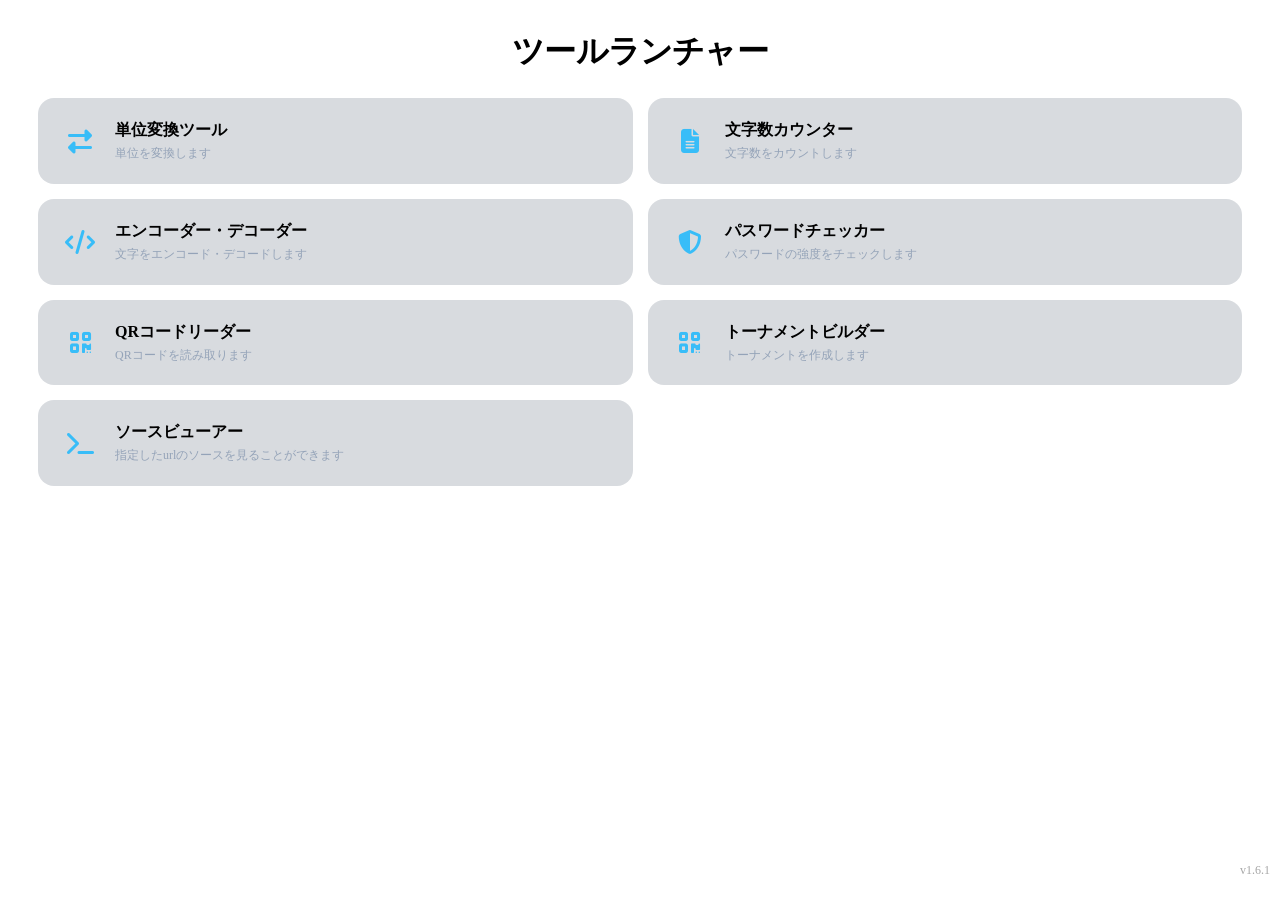
<file: index.html>
<!DOCTYPE html>
<html lang="ja">

<head>
    <meta charset="UTF-8" />
    <meta name="viewport" content="width=device-width, initial-scale=1.0" />
    <link rel="stylesheet" href="https://cdnjs.cloudflare.com/ajax/libs/font-awesome/6.5.1/css/all.min.css">
    <link rel="stylesheet" href="tool/css/index.css">
    <script src="tool/js/index.js" defer></script>
    <title>Home | Tool launcher</title>
</head>

<body>
    <div class="container">
        <h1>ツールランチャー</h1>
        <div id="menu" class="content-section active">
            <div class="launcher">
                <div class="launcher-card" onclick="converter()">
                    <i class="fas fa-exchange-alt"></i>
                    <div class="card-content">
                        <span>単位変換ツール</span>
                        <p>単位を変換します</p>
                    </div>
                </div>

                <div class="launcher-card" onclick="counter()">
                    <i class="fas fa-file-lines"></i>
                    <div class="card-content">
                        <span>文字数カウンター</span>
                        <p>文字数をカウントします</p>
                    </div>
                </div>

                <div class="launcher-card" onclick="endecoder()">
                    <i class="fas fa-code"></i>
                    <div class="card-content">
                        <span>エンコーダー・デコーダー</span>
                        <p>文字をエンコード・デコードします</p>
                    </div>
                </div>

                <div class="launcher-card" onclick="password()">
                    <i class="fas fa-shield-halved"></i>
                    <div class="card-content">
                        <span>パスワードチェッカー</span>
                        <p>パスワードの強度をチェックします</p>
                    </div>
                </div>

                <div class="launcher-card" onclick="qrcode()">
                    <i class="fas fa-qrcode"></i>
                    <div class="card-content">
                        <span>QRコードリーダー</span>
                        <p>QRコードを読み取ります</p>
                    </div>
                </div>

                <div class="launcher-card" onclick="tournament()">
                    <i class="fas fa-qrcode"></i>
                    <div class="card-content">
                        <span>トーナメントビルダー</span>
                        <p>トーナメントを作成します</p>
                    </div>
                </div>

                <div class="launcher-card" onclick="sourceviewer()">
                    <i class="fas fa-terminal"></i>
                    <div class="card-content">
                        <span>ソースビューアー</span>
                        <p>指定したurlのソースを見ることができます</p>
                    </div>
                </div>
            </div>
        </div>
    </div>
    </div>
    <p id="version">v1.6.1</p>
</body>

</html>
</file>
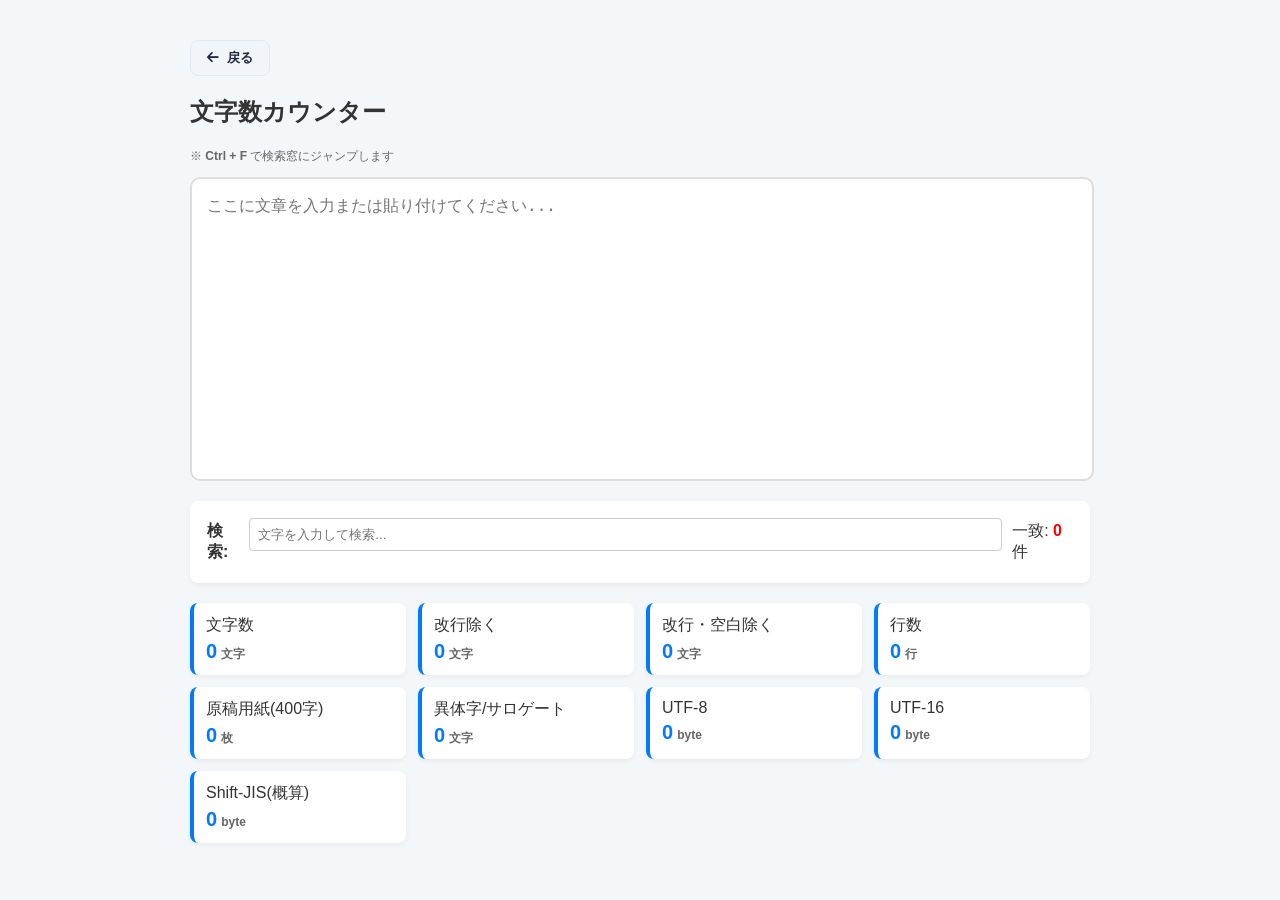
<file: tool/character_counter.html>
<!DOCTYPE html>
<html lang="ja">

<head>
    <link rel="stylesheet" href="../style.css">
    <link rel="stylesheet" href="css/counter.css">
    <script src="js/counter.js" defer></script>
    <link rel="stylesheet" href="https://cdnjs.cloudflare.com/ajax/libs/font-awesome/6.5.1/css/all.min.css">
    <meta charset="UTF-8">
    <title>Character Counter | Tool launcher</title>
</head>

<body>
    <div class="header-nav">
        <button class="back-button" onclick="location.href='../index.html'">
            <i class="fas fa-arrow-left"></i> 戻る
        </button>
    </div>

    <h2>文字数カウンター</h2>
    <p style="font-size: 12px; color: #666;">※ <b>Ctrl + F</b> で検索窓にジャンプします</p>

    <div class="editor-container">
        <div id="backdrop" class="backdrop"></div>
        <textarea id="txt" placeholder="ここに文章を入力または貼り付けてください..."></textarea>
    </div>

    <div class="search-box">
        <strong>検索:</strong>
        <input type="text" id="targetWord" placeholder="文字を入力して検索...">
        <span>一致: <b id="wordCount" style="color:red">0</b> 件</span>
    </div>

    <div class="grid" id="statsGrid">
        <div class="card"><span class="label">文字数</span><span class="val"><span id="c1">0</span><span
                    class="unit">文字</span></span></div>
        <div class="card"><span class="label">改行除く</span><span class="val"><span id="c2">0</span><span
                    class="unit">文字</span></span></div>
        <div class="card"><span class="label">改行・空白除く</span><span class="val"><span id="c3">0</span><span
                    class="unit">文字</span></span></div>
        <div class="card"><span class="label">行数</span><span class="val"><span id="c4">0</span><span
                    class="unit">行</span></span></div>
        <div class="card"><span class="label">原稿用紙(400字)</span><span class="val"><span id="c5">0</span><span
                    class="unit">枚</span></span></div>
        <div class="card"><span class="label">異体字/サロゲート</span><span class="val"><span id="c6">0</span><span
                    class="unit">文字</span></span></div>
        <div class="card"><span class="label">UTF-8</span><span class="val"><span id="c7">0</span><span
                    class="unit">byte</span></span></div>
        <div class="card"><span class="label">UTF-16</span><span class="val"><span id="c8">0</span><span
                    class="unit">byte</span></span></div>
        <div class="card"><span class="label">Shift-JIS(概算)</span><span class="val"><span id="c9">0</span><span
                    class="unit">byte</span></span></div>
    </div>

</body>

</html>
</file>
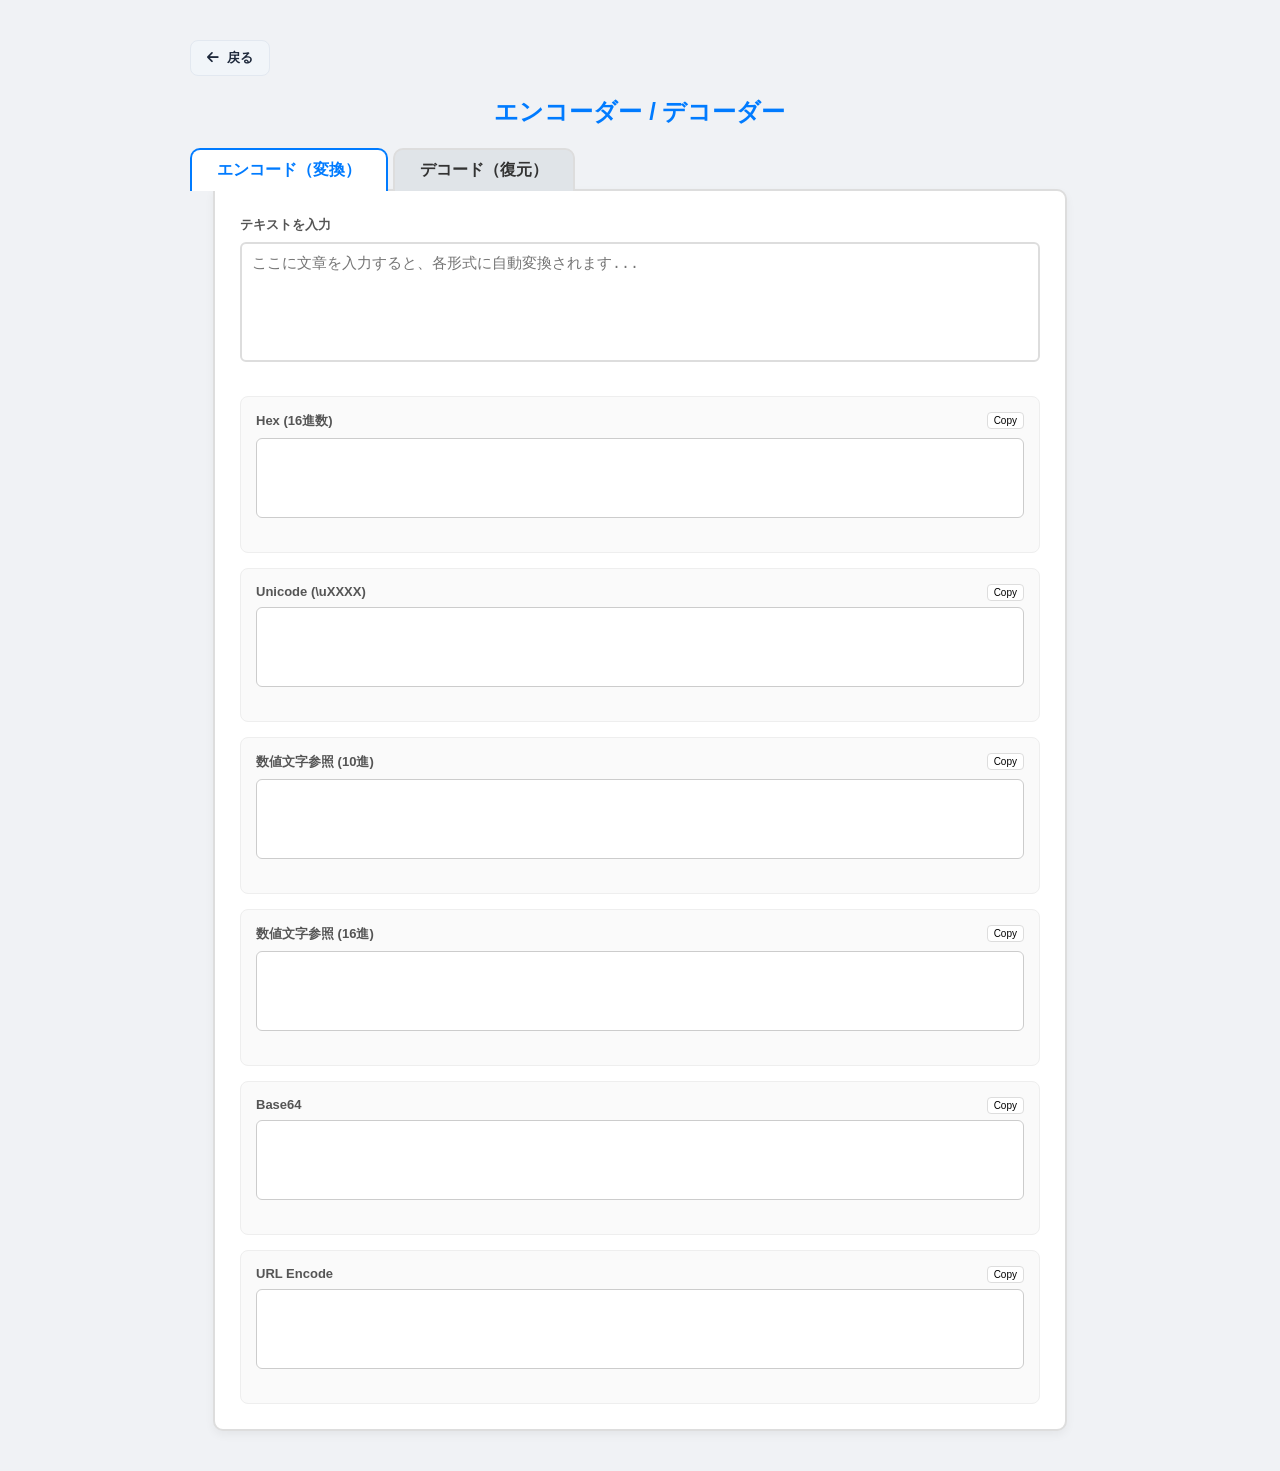
<file: tool/encod_decod.html>
<!DOCTYPE html>
<html lang="ja">

<head>
    <link rel="stylesheet" href="../style.css">
    <link rel="stylesheet" href="css/encoder.css">
    <link rel="stylesheet" href="https://cdnjs.cloudflare.com/ajax/libs/font-awesome/6.5.1/css/all.min.css">
    <script src="js/decoder.js" defer></script>
    <meta charset="UTF-8">
    <title>Encoder / Decoder | Tool launcher</title>
</head>

<body>

    <div class="header-nav">
        <button class="back-button" onclick="location.href='../index.html'">
            <i class="fas fa-arrow-left"></i> 戻る
        </button>
    </div>

    <h2>エンコーダー / デコーダー</h2>

    <div class="tabs">
        <div class="tab active" onclick="showTab('encode')">エンコード（変換）</div>
        <div class="tab" onclick="showTab('decode')">デコード（復元）</div>
    </div>

    <div class="container">
        <div id="encode" class="content active">
            <label>テキストを入力</label>
            <textarea id="input" class="main-input" placeholder="ここに文章を入力すると、各形式に自動変換されます..."></textarea>

            <div class="grid">
                <div class="card"><label>Hex (16進数) <button class="copy-btn"
                            onclick="copy('hex')">Copy</button></label><textarea id="hex" readonly></textarea></div>
                <div class="card"><label>Unicode (\uXXXX) <button class="copy-btn"
                            onclick="copy('unicode')">Copy</button></label><textarea id="unicode" readonly></textarea>
                </div>
                <div class="card"><label>数値文字参照 (10進) <button class="copy-btn"
                            onclick="copy('decE')">Copy</button></label><textarea id="decE" readonly></textarea></div>
                <div class="card"><label>数値文字参照 (16進) <button class="copy-btn"
                            onclick="copy('hexE')">Copy</button></label><textarea id="hexE" readonly></textarea></div>
                <div class="card"><label>Base64 <button class="copy-btn"
                            onclick="copy('b64')">Copy</button></label><textarea id="b64" readonly></textarea></div>
                <div class="card"><label>URL Encode <button class="copy-btn"
                            onclick="copy('url')">Copy</button></label><textarea id="url" readonly></textarea></div>
            </div>
        </div>

        <div id="decode" class="content">
            <label>復元したいコードをいずれかの欄に貼り付けてください</label>
            <div class="grid">
                <div class="card"><label>Base64を復元</label><textarea id="d-b64"
                        placeholder="例: 44GC44GE44GG44GI44GK"></textarea></div>
                <div class="card"><label>実体参照を復元</label><textarea id="d-ent"
                        placeholder="例: &#x3042;&#x3044;..."></textarea></div>
                <div class="card"><label>Hexを復元</label><textarea id="d-hex"
                        placeholder="例: e3 81 82 e3 81 84..."></textarea></div>
                <div class="card"><label>URLエンコードを復元</label><textarea id="d-url"
                        placeholder="例: %E3%81%82..."></textarea></div>
            </div>
            <div style="margin-top:20px;">
                <label style="color:var(--primary)">復元結果 (Plain Text)<button class="copy-btn"
                        onclick="copy('hex')">Copy</button></label>
                <textarea id="result" class="main-input" readonly style="background:#f9f9f9;"></textarea>
            </div>
        </div>
    </div>

</body>

</html>
</file>
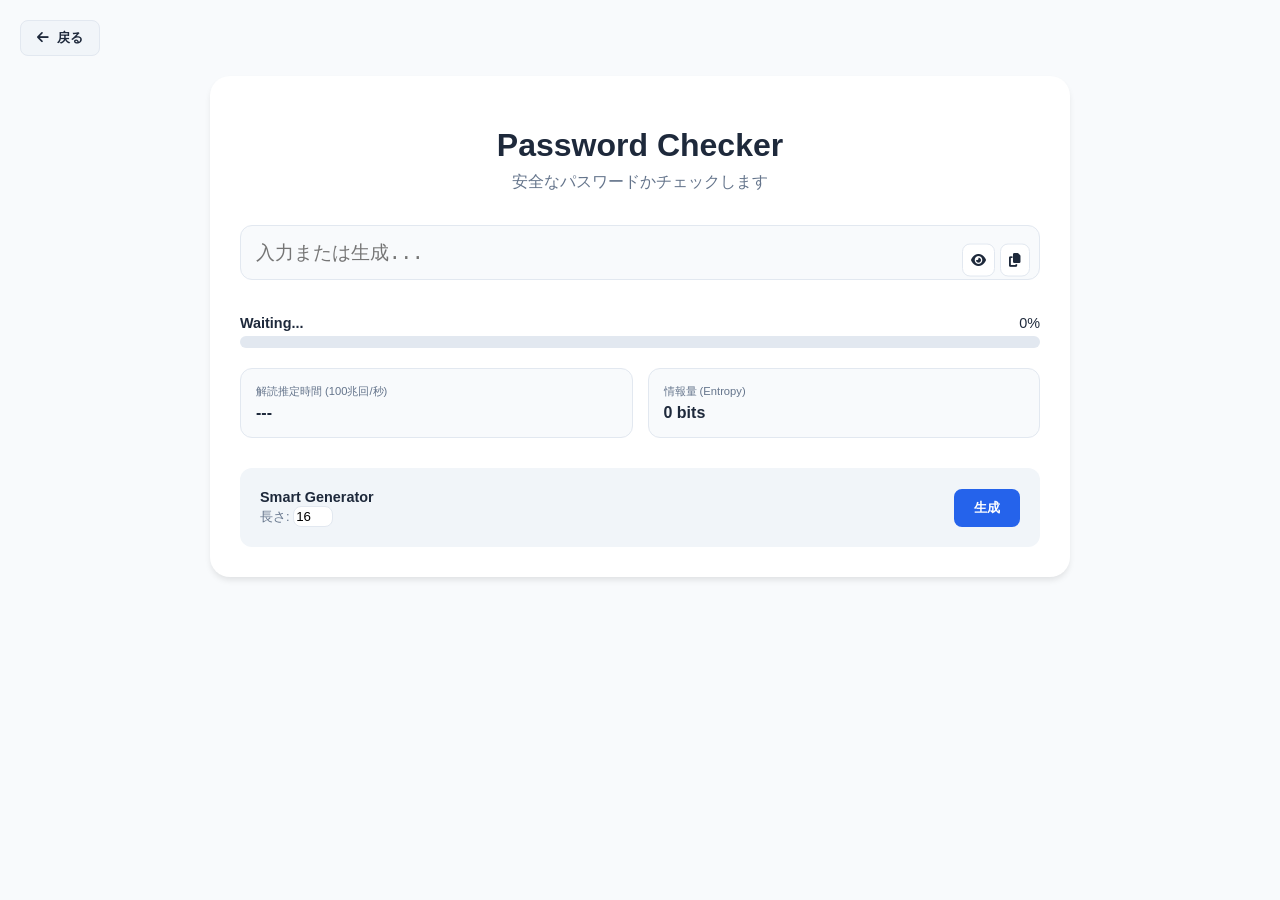
<file: tool/password_checker.html>
<!DOCTYPE html>
<html lang="ja">

<head>
    <link rel="stylesheet" href="../style.css">
    <link rel="stylesheet" href="css/checker.css">
    <script src="js/checker.js" defer></script>
    <link rel="stylesheet" href="https://cdnjs.cloudflare.com/ajax/libs/font-awesome/6.5.1/css/all.min.css">
    <meta charset="UTF-8">
    <title>Password Checker | Tool launcher</title>
</head>

<body>
    <div class="header-nav">
        <button class="back-button" onclick="location.href='../index.html'">
            <i class="fas fa-arrow-left"></i> 戻る
        </button>
    </div>

    <div id="toast">クリップボードにコピーしました</div>

    <div class="container">
        <h1>Password Checker</h1>
        <p style="text-align: center; color: var(--text-light); margin-top: -1.5rem; margin-bottom: 2rem;">
            安全なパスワードかチェックします</p>

        <div class="input-box">
            <input type="password" id="pwInput" placeholder="入力または生成..." oninput="analyze()">
            <div class="controls">
                <button class="btn-icon" onclick="toggleView()" title="表示/非表示"><i class="fas fa-eye"></i></button>
                <button class="btn-icon" onclick="copy()" title="コピー"><i class="fas fa-copy"></i></button>
            </div>
        </div>

        <div class="meter-container">
            <div style="display:flex; justify-content: space-between; margin-bottom: 5px; font-size: 0.9rem;">
                <span id="strengthText" style="font-weight: bold;">Waiting...</span>
                <span id="percentText">0%</span>
            </div>
            <div class="meter-track">
                <div id="meterFill"></div>
            </div>
        </div>

        <div class="analysis-grid">
            <div class="stat-card">
                <div class="stat-label">解読推定時間 (100兆回/秒)</div>
                <div id="crackTime" class="stat-value">---</div>
            </div>
            <div class="stat-card">
                <div class="stat-label">情報量 (Entropy)</div>
                <div id="entropyVal" class="stat-value">0 bits</div>
            </div>
        </div>

        <ul id="feedbackList"></ul>

        <div class="generator-panel">
            <div style="flex: 1;">
                <span style="font-weight: bold; font-size: 0.9rem;">Smart Generator</span>
                <div style="font-size: 0.8rem; color: var(--text-light);">
                    長さ: <input type="number" id="genLen" value="16" min="8" max="64"
                        style="width: 40px; padding: 2px; margin: 0;">
                </div>
            </div>
            <button class="action-btn" onclick="generate()" style="width: auto; padding: 10px 20px;">生成</button>
        </div>
    </div>
</body>

</html>
</file>
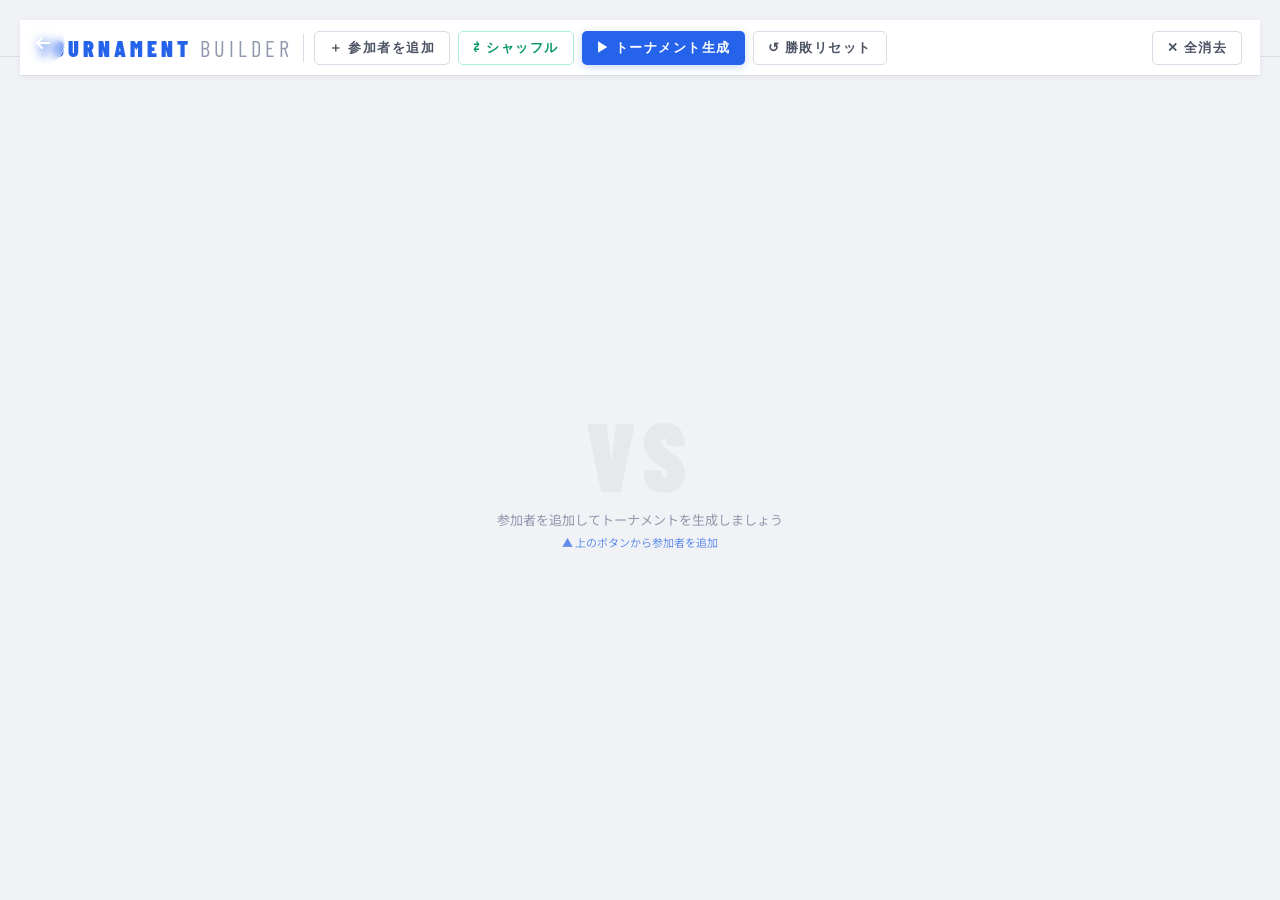
<file: tool/Tournament.html>
<!DOCTYPE html>
<html lang="ja">

<head>
  <link rel="stylesheet" href="../style.css">
  <link rel="stylesheet" href="css/tournament.css">
  <link rel="stylesheet" href="https://cdnjs.cloudflare.com/ajax/libs/font-awesome/6.5.1/css/all.min.css">
  <script src="js/tournament.js" defer></script>
  <meta charset="UTF-8">
  <meta name="viewport" content="width=device-width, initial-scale=1.0">
  <title>Tournament Builder | Tool launcher</title>
  <link
    href="https://fonts.googleapis.com/css2?family=Barlow+Condensed:wght@400;600;700;800;900&family=Noto+Sans+JP:wght@400;500;700&display=swap"
    rel="stylesheet">
</head>

<body>

  <a href="../index.html" class="floating-back">
    <i class="fas fa-arrow-left"></i>
  </a>

  <div class="header">
    <div class="logo">TOURNAMENT <span>BUILDER</span></div>
    <div class="sep"></div>
    <div class="header-actions">
      <button class="btn btn-ghost" id="toggleBtn" onclick="toggleInput()">＋ 参加者を追加</button>
      <button class="btn btn-green" onclick="shufflePlayers()">⇄ シャッフル</button>
      <button class="btn btn-primary" onclick="buildTournament()">▶ トーナメント生成</button>
      <button class="btn btn-ghost" onclick="resetWinners()">↺ 勝敗リセット</button>
      <button class="btn btn-ghost" onclick="clearAll()" style="margin-left:auto">✕ 全消去</button>
    </div>
  </div>

  <div class="input-dropdown" id="inputDropdown">
    <div class="input-inner">
      <div class="single-add">
        <div class="field-label">1人ずつ追加</div>
        <div class="row">
          <input class="inp" type="text" id="singleInput" placeholder="名前を入力…">
          <button class="btn btn-primary" onclick="addSingle()">追加</button>
        </div>
      </div>

      <div class="bulk-add">
        <div class="field-label">まとめて追加（改行区切り）</div>
        <textarea id="bulkInput" placeholder="田中&#10;鈴木&#10;佐藤&#10;…"></textarea>
        <button class="btn btn-green" onclick="addBulk()">一括追加</button>
      </div>

      <div class="player-list-wrap">
        <div class="field-label">参加者リスト（<span id="pCount">0</span>人）</div>
        <div class="player-list" id="playerList"></div>
        <div class="list-actions">
          <button class="btn btn-ghost" style="font-size:11px;height:26px;padding:0 9px" onclick="shufflePlayers()">⇄
            シャッフル</button>
          <button class="btn btn-ghost" style="font-size:11px;height:26px;padding:0 9px;color:var(--accent2)"
            onclick="clearAll()">全削除</button>
        </div>
      </div>
    </div>
  </div>

  <div class="status-bar" id="statusBar" style="display:none">
    <div class="stat">参加者 <span class="stat-val" id="sSP">0</span></div>
    <div class="stat">ラウンド <span class="stat-val" id="sRD">0</span></div>
    <div class="stat">試合 <span class="stat-val" id="sMT">0</span></div>
    <div class="stat">進行 <span class="stat-val" id="sPG">0</span>/<span class="stat-val" id="sTL">0</span></div>
    <div class="progress-bar">
      <div class="progress-fill" id="progFill"></div>
    </div>
  </div>

  <div id="main">
    <div class="empty-state" id="emptyState">
      <div class="empty-big">VS</div>
      <div class="empty-sub">参加者を追加してトーナメントを生成しましょう</div>
      <div class="empty-arrow">▲ 上のボタンから参加者を追加</div>
    </div>
    <div id="bracket" style="display:none"></div>
  </div>

  <div id="toast"></div>

</body>

</html>
</file>
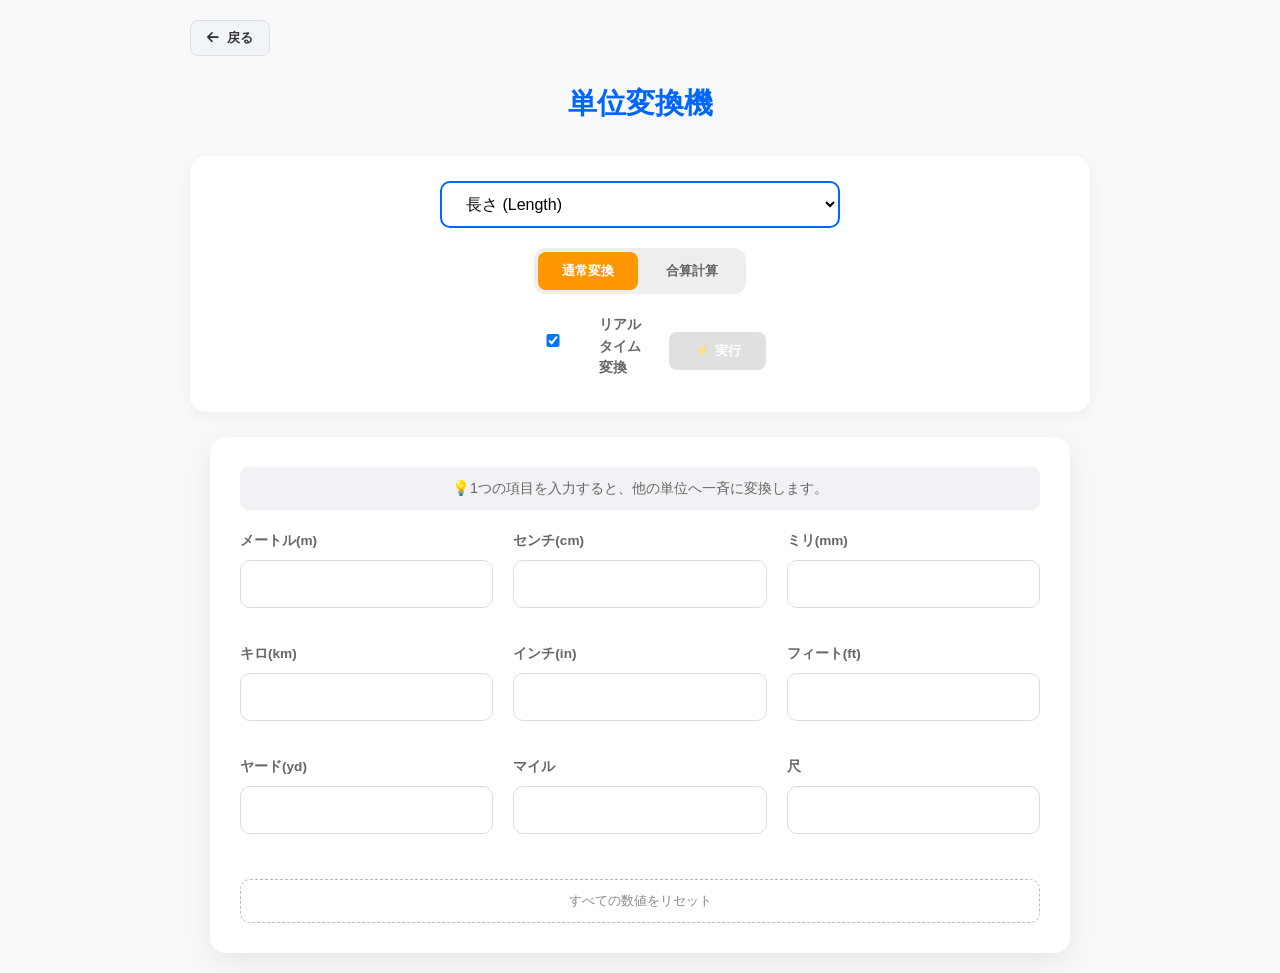
<file: tool/unit_converter.html>
<!DOCTYPE html>
<html lang="ja">

<head>
  <link rel="stylesheet" href="../style.css">
  <link rel="stylesheet" href="css/converter.css">
  <link rel="stylesheet" href="https://cdnjs.cloudflare.com/ajax/libs/font-awesome/6.5.1/css/all.min.css">
  <script src="js/converter.js" defer></script>
  <meta charset="UTF-8" />
  <meta name="viewport" content="width=device-width, initial-scale=1.0" />
  <title>Unit Conversion Tool | Tool launcher</title>
</head>

<body>

  <div class="header-nav">
    <button class="back-button" onclick="location.href='../index.html'">
      <i class="fas fa-arrow-left"></i> 戻る
    </button>
  </div>

  <header class="header">
    <h2>単位変換機</h2>
  </header>

  <section class="controls-container">
    <select id="categorySelector" onchange="switchCategory()">
      <option value="length">長さ (Length)</option>
      <option value="weight">重量 (Weight)</option>
      <option value="area">面積 (Area)</option>
      <option value="volume">体積 (Volume)</option>
      <option value="temp">温度 (Temperature)</option>
      <option value="time">時間 (Time)</option>
      <option value="speed">速度 (Speed)</option>
      <option value="data">データ容量 (Data Size)</option>
      <option value="speedData">通信速度 (Data Rate)</option>
      <option value="energy">エネルギー (Energy)</option>
      <option value="freq">周波数 (Frequency)</option>
      <option value="press">圧力 (Pressure)</option>
      <option value="angle">平面角 (Angle)</option>
      <option value="fuel">燃費 (Fuel Economy)</option>
      <option value="currency">為替 (Currency)</option>
    </select>

    <div id="modeSelector" class="mode-selector" style="display: none">
      <button id="btnNormal" class="mode-btn active-normal" onclick="changeMode('normal')">通常変換</button>
      <button id="btnMixed" class="mode-btn" onclick="changeMode('mixed')">合算計算</button>
    </div>

    <div class="rt-setting">
      <label style="cursor: pointer; display: flex; align-items: center; gap: 8px;">
        <input type="checkbox" id="rtEnabled" checked onchange="toggleRT()" />
        <strong>リアルタイム変換</strong>
      </label>
      <button id="calcBtn" onclick="manualCalculate()">⚡ 実行</button>
    </div>
  </section>

  <div id="mixedInputArea"></div>

  <main class="container">
    <div id="modeInfo" class="info-msg">💡1つの項目を入力すると、他の単位へ一斉に変換します。</div>

    <div id="rateBox" class="currency-setting">
      <strong>為替レート設定:</strong>
      1$ = <input type="number" id="usdRate" value="150" style="width: 70px" /> 円 ／
      1€ = <input type="number" id="eurRate" value="160" style="width: 70px" /> 円
    </div>

    <div id="unitGrid" class="grid normal-mode"></div>

    <button id="clearBtn" onclick="clearAll()">すべての数値をリセット</button>
  </main>

</body>

</html>
</file>
<file: tool/css/index.css>
.launcher {
    display: grid;
    grid-template-columns: 1fr 1fr;
    gap: 15px;
    margin-bottom: 20px;
}

.launcher-card {
    background: #33415530;
    padding: 20px 25px;
    border-radius: 16px;
    cursor: pointer;
    transition: all 0.2s ease;
    border: 2px solid transparent;
    display: flex;
    align-items: center;
    text-align: left;
    gap: 20px;
}

.launcher-card i {
    font-size: 1.5rem;
    color: #38bdf8;
    width: 30px;
    text-align: center;
}

.card-content {
    display: flex;
    flex-direction: column;
    gap: 4px;
}

.launcher-card span {
    font-size: 1rem;
    font-weight: 700;
    display: block;
    margin-bottom: 0;
}

.card-desc,
.launcher-card p {
    font-size: 0.75rem;
    color: #94a3b8;
    margin: 0;
    line-height: 1.4;
}

.launcher-card:hover {
    transform: translateY(-5px);
    background: #47556950;
    border-color: #47556960;
}

h1 {
    text-align: center;
    font-weight: 800;
    letter-spacing: -0.025em;
    margin-bottom: 1.5rem;
    color: var(--primary);
}

.container {
    margin: 30px;
}

#version {
    position: fixed;
    bottom: 10px;
    right: 10px;
    color: rgb(166, 166, 166);
    font-size: 12px;
    z-index: 1000;
    pointer-events: none;
}
</file>
<file: style.css>
:root {
    --primary: #2563eb;
    --bg: #f8fafc;
    --card-bg: #ffffff;
    --text: #1e293b;
    --text-light: #64748b;
    --border: #e2e8f0;
}

body {
    background-color: var(--bg);
    color: var(--text);
    font-family: 'Segoe UI', Tahoma, Geneva, Verdana, sans-serif;
    margin: 0;
    padding: 20px;
}

.container {
    max-width: 800px;
    margin: 0 auto;
    background: var(--card-bg);
    padding: 30px;
    border-radius: 20px;
    box-shadow: 0 4px 6px -1px rgba(0, 0, 0, 0.1);
}

h1 {
    text-align: center;
    color: var(--text);
    margin-bottom: 2rem;
}

.header-nav {
    margin-bottom: 20px;
    display: flex;
    align-items: center;
}

.back-button {
    background: #f1f5f9;
    color: var(--text);
    border: 1px solid var(--border);
    padding: 8px 16px;
    border-radius: 8px;
    cursor: pointer;
    font-weight: 600;
    display: inline-flex;
    align-items: center;
    gap: 8px;
    transition: all 0.2s;
    text-decoration: none;
}

.back-button:hover {
    background: #e2e8f0;
}

.launcher {
    display: grid;
    grid-template-columns: 1fr 1fr;
    gap: 15px;
}

.launcher-card {
    background: var(--card-bg);
    padding: 20px;
    border-radius: 16px;
    cursor: pointer;
    transition: all 0.2s ease;
    border: 1px solid var(--border);
    display: flex;
    align-items: center;
    gap: 15px;
}

.launcher-card:hover {
    transform: translateY(-3px);
    box-shadow: 0 10px 15px -3px rgba(0, 0, 0, 0.1);
    border-color: var(--primary);
}

.launcher-card i {
    font-size: 1.5rem;
    color: var(--primary);
    width: 30px;
    text-align: center;
}

.card-content {
    display: flex;
    flex-direction: column;
}

.launcher-card span {
    font-weight: 700;
    color: var(--text);
}

.launcher-card p {
    font-size: 0.8rem;
    color: var(--text-light);
    margin: 0;
}

textarea,
input {
    width: 100%;
    padding: 12px;
    border: 1px solid var(--border);
    border-radius: 8px;
    margin-bottom: 15px;
    box-sizing: border-box;
}

button.action-btn {
    background: var(--primary);
    color: white;
    border: none;
    padding: 12px 20px;
    border-radius: 8px;
    cursor: pointer;
    width: 100%;
    font-weight: 600;
}
</file>
<file: tool/css/counter.css>
:root {
    --primary: #007bff;
    --bg: #f4f7f9;
}

body {
    font-family: sans-serif;
    max-width: 900px;
    margin: 20px auto;
    padding: 20px;
    background: var(--bg);
    color: #333;
}

.editor-container {
    position: relative;
    width: 100%;
    height: 300px;
    background: #fff;
    border: 2px solid #ddd;
    border-radius: 10px;
    overflow: hidden;
}

.backdrop {
    position: absolute;
    top: 0;
    left: 0;
    width: 100%;
    height: 100%;
    padding: 15px;
    box-sizing: border-box;
    color: transparent;
    white-space: pre-wrap;
    word-wrap: break-word;
    overflow-y: auto;
    pointer-events: none;
    z-index: 1;
    font-size: 16px;
    line-height: 1.5;
}

textarea {
    position: absolute;
    top: 0;
    left: 0;
    width: 100%;
    height: 100%;
    padding: 15px;
    box-sizing: border-box;
    background: transparent;
    border: none;
    font-size: 16px;
    line-height: 1.5;
    resize: none;
    z-index: 2;
    overflow-y: auto;
    color: #333;
    outline: none;
}

mark {
    background-color: #ffeb3b;
    color: transparent;
    border-radius: 2px;
}

.search-box {
    margin: 20px 0;
    background: #fff;
    padding: 15px;
    border-radius: 8px;
    box-shadow: 0 2px 5px rgba(0, 0, 0, 0.05);
    display: flex;
    align-items: center;
    gap: 10px;
    border: 2px solid transparent;
    transition: 0.3s;
}

.search-box:focus-within {
    border-color: var(--primary);
}

.grid {
    display: grid;
    grid-template-columns: repeat(auto-fill, minmax(200px, 1fr));
    gap: 12px;
    margin-top: 20px;
}

.card {
    background: #fff;
    padding: 12px;
    border-radius: 8px;
    border-left: 4px solid var(--primary);
    box-shadow: 0 2px 5px rgba(0, 0, 0, 0.05);
}

.card .val {
    display: block;
    font-size: 20px;
    font-weight: bold;
    color: var(--primary);
    margin-top: 4px;
}

.unit {
    font-size: 12px;
    color: #666;
    margin-left: 4px;
}

input[type="text"] {
    padding: 8px;
    border: 1px solid #ccc;
    border-radius: 4px;
    flex-grow: 1;
    outline: none;
}
</file>
<file: tool/css/encoder.css>
:root {
    --primary: #007bff;
    --bg: #f0f2f5;
    --card-bg: #ffffff;
}

body {
    font-family: sans-serif;
    max-width: 900px;
    margin: 20px auto;
    padding: 20px;
    background: var(--bg);
    color: #333;
}

.tabs {
    display: flex;
    gap: 5px;
    margin-bottom: -2px;
}

.tab {
    padding: 10px 25px;
    cursor: pointer;
    background: #e0e4e8;
    border: 2px solid #ddd;
    border-bottom: none;
    border-radius: 10px 10px 0 0;
    font-weight: bold;
    transition: 0.2s;
}

.tab.active {
    background: var(--card-bg);
    border-color: var(--primary);
    color: var(--primary);
    z-index: 2;
}

.container {
    background: var(--card-bg);
    padding: 25px;
    border: 2px solid #ddd;
    border-radius: 0 10px 10px 10px;
    box-shadow: 0 4px 10px rgba(0, 0, 0, 0.05);
}

.content {
    display: none;
}

.content.active {
    display: block;
}

.grid {
    display: grid;
    grid-template-columns: repeat(auto-fit, minmax(400px, 1fr));
    gap: 15px;
    margin-top: 15px;
}

.card {
    background: #fafafa;
    padding: 15px;
    border-radius: 8px;
    border: 1px solid #eee;
}

label {
    font-weight: bold;
    display: block;
    margin-bottom: 8px;
    font-size: 13px;
    color: #555;
}

textarea {
    width: 100%;
    height: 80px;
    padding: 10px;
    border: 1px solid #ccc;
    border-radius: 6px;
    box-sizing: border-box;
    font-family: monospace;
    font-size: 13px;
    resize: none;
    transition: border-color 0.2s;
}

textarea:focus {
    border-color: var(--primary);
    outline: none;
    background: #fff;
}

.main-input {
    height: 120px;
    font-size: 15px;
    border: 2px solid #ddd;
}

.copy-btn {
    float: right;
    font-size: 10px;
    cursor: pointer;
    padding: 2px 6px;
    background: #fff;
    border: 1px solid #ddd;
    border-radius: 4px;
}

.copy-btn:hover {
    background: #eee;
}

h2 {
    text-align: center;
    color: var(--primary);
    margin-top: 0;
}
</file>
<file: tool/css/checker.css>
:root {
    --danger: #ef4444;
    --warning: #f59e0b;
    --success: #10b981;
    --info: #3b82f6;
}

.input-box {
    position: relative;
    margin-bottom: 20px;
}

input#pwInput {
    width: 100%;
    padding: 15px 100px 15px 15px;
    font-size: 1.2rem;
    font-family: monospace;
    border: 1px solid var(--border);
    border-radius: 12px;
    box-sizing: border-box;
    background: var(--bg);
    color: var(--text);
}

.controls {
    position: absolute;
    right: 10px;
    top: 50%;
    transform: translateY(-50%);
    display: flex;
    gap: 5px;
}

.btn-icon {
    background: var(--card-bg);
    border: 1px solid var(--border);
    padding: 8px;
    border-radius: 8px;
    cursor: pointer;
    color: var(--text);
    transition: 0.2s;
}

.btn-icon:hover {
    background: #f1f5f9;
}

.analysis-grid {
    display: grid;
    grid-template-columns: 1fr 1fr;
    gap: 15px;
    margin-top: 20px;
}

.stat-card {
    background: var(--bg);
    padding: 15px;
    border-radius: 12px;
    border: 1px solid var(--border);
}

.stat-label {
    font-size: 0.7rem;
    color: var(--text-light);
    margin-bottom: 5px;
}

.stat-value {
    font-size: 1rem;
    font-weight: bold;
}

.meter-container {
    margin: 20px 0;
}

.meter-track {
    height: 12px;
    background: var(--border);
    border-radius: 6px;
    overflow: hidden;
}

#meterFill {
    height: 100%;
    width: 0%;
    transition: 0.5s ease;
}

.generator-panel {
    margin-top: 30px;
    padding: 20px;
    background: #f1f5f9;
    border-radius: 12px;
    display: flex;
    align-items: center;
    justify-content: space-between;
    gap: 15px;
}

#feedbackList {
    margin-top: 15px;
    color: var(--danger);
    font-size: 0.85rem;
    padding-left: 20px;
    list-style-type: "⚠ ";
}

#toast {
    position: fixed;
    top: 20px;
    left: 50%;
    transform: translateX(-50%);
    background: #334155;
    color: #fff;
    padding: 10px 20px;
    border-radius: 20px;
    display: none;
    z-index: 1000;
    font-size: 0.9rem;
}
</file>
<file: tool/css/tournament.css>
:root {
        --bg: #f0f2f5;
        --surface: #ffffff;
        --card: #f8f9fb;
        --card2: #eef0f4;
        --border: #d8dce6;
        --border2: #c4c9d8;
        --accent: #2563eb;
        --accent-h: #1d4ed8;
        --accent2: #ef4444;
        --accent3: #059669;
        --accentY: #d97706;
        --text: #1a1d27;
        --text2: #4b5263;
        --muted: #9098ae;
        --muted2: #b8bfce;
        --winner-bg: #fffbeb;
        --loser-op: 0.35;
        --slot-w: 152px;
        --slot-h: 36px;
        --conn-w: 32px;
        --round-gap: 0px;
    }

    *,
    *::before,
    *::after {
        box-sizing: border-box;
        margin: 0;
        padding: 0;
    }

    html,
    body {
        height: 100%;
    }

    body {
        font-family: 'Noto Sans JP', sans-serif;
        background: var(--bg);
        color: var(--text);
        display: flex;
        flex-direction: column;
        overflow: hidden;
    }

    .header {
        position: relative;
        z-index: 100;
        background: var(--surface);
        border-bottom: 1px solid var(--border);
        padding: 0 18px;
        display: flex;
        align-items: center;
        gap: 10px;
        height: 56px;
        flex-shrink: 0;
        box-shadow: 0 1px 6px rgba(0, 0, 0, 0.06);
    }

    .logo {
        font-family: 'Barlow Condensed', sans-serif;
        font-weight: 900;
        font-size: 1.4rem;
        letter-spacing: 4px;
        color: var(--accent);
        text-transform: uppercase;
        white-space: nowrap;
        flex-shrink: 0;
    }

    .logo span {
        color: var(--muted);
        font-weight: 400;
    }

    .sep {
        width: 1px;
        height: 28px;
        background: var(--border);
        flex-shrink: 0;
    }

    .header-actions {
        display: flex;
        align-items: center;
        gap: 8px;
        flex: 1;
    }

    .btn {
        font-family: 'Barlow Condensed', sans-serif;
        font-weight: 700;
        font-size: 0.82rem;
        letter-spacing: 1.5px;
        text-transform: uppercase;
        border: none;
        border-radius: 5px;
        padding: 0 14px;
        height: 34px;
        cursor: pointer;
        transition: all .13s;
        white-space: nowrap;
        flex-shrink: 0;
    }

    .btn:active {
        transform: scale(0.96);
    }

    .btn-primary {
        background: var(--accent);
        color: #fff;
        box-shadow: 0 2px 8px rgba(37, 99, 235, 0.25);
    }

    .btn-primary:hover {
        background: var(--accent-h);
        box-shadow: 0 3px 12px rgba(37, 99, 235, 0.35);
    }

    .btn-ghost {
        background: transparent;
        color: var(--text2);
        border: 1px solid var(--border);
    }

    .btn-ghost:hover {
        background: var(--card);
        border-color: var(--border2);
        color: var(--text);
    }

    .btn-red {
        background: var(--accent2);
        color: #fff;
    }

    .btn-red:hover {
        background: #dc2626;
    }

    .btn-green {
        background: transparent;
        color: var(--accent3);
        border: 1px solid #a7f3d0;
    }

    .btn-green:hover {
        background: #ecfdf5;
    }

    .input-dropdown {
        position: absolute;
        top: 56px;
        left: 0;
        right: 0;
        background: var(--surface);
        border-bottom: 1px solid var(--border);
        z-index: 90;
        overflow: hidden;
        max-height: 0;
        transition: max-height .32s cubic-bezier(.4, 0, .2, 1);
        box-shadow: 0 6px 24px rgba(0, 0, 0, 0.09);
    }

    .input-dropdown.open {
        max-height: 380px;
    }

    .input-inner {
        display: flex;
        gap: 20px;
        padding: 18px 20px;
        align-items: flex-start;
    }

    .single-add {
        display: flex;
        flex-direction: column;
        gap: 7px;
        flex: 1;
        max-width: 260px;
    }

    .field-label {
        font-size: 0.68rem;
        letter-spacing: 2px;
        color: var(--muted);
        text-transform: uppercase;
        font-family: 'Barlow Condensed', sans-serif;
        font-weight: 600;
    }

    .row {
        display: flex;
        gap: 6px;
    }

    .inp {
        flex: 1;
        background: var(--card);
        color: var(--text);
        border: 1px solid var(--border);
        border-radius: 5px;
        padding: 0 11px;
        height: 34px;
        font-family: 'Noto Sans JP', sans-serif;
        font-size: 13px;
        transition: border-color .15s, box-shadow .15s;
    }

    .inp:focus {
        outline: none;
        border-color: var(--accent);
        box-shadow: 0 0 0 3px rgba(37, 99, 235, 0.1);
    }

    .bulk-add {
        display: flex;
        flex-direction: column;
        gap: 7px;
        flex: 1;
        max-width: 260px;
    }

    .bulk-add textarea {
        background: var(--card);
        color: var(--text);
        border: 1px solid var(--border);
        border-radius: 5px;
        padding: 9px 11px;
        font-family: 'Noto Sans JP', sans-serif;
        font-size: 12px;
        resize: none;
        height: 86px;
        line-height: 1.7;
        transition: border-color .15s, box-shadow .15s;
    }

    .bulk-add textarea:focus {
        outline: none;
        border-color: var(--accent);
        box-shadow: 0 0 0 3px rgba(37, 99, 235, 0.1);
    }

    .bulk-add textarea::placeholder {
        color: var(--muted2);
    }

    .player-list-wrap {
        flex: 1;
        display: flex;
        flex-direction: column;
        gap: 7px;
        min-width: 0;
    }

    .player-list {
        display: flex;
        flex-wrap: wrap;
        gap: 5px;
        max-height: 110px;
        overflow-y: auto;
        padding: 2px;
    }

    .player-tag {
        display: flex;
        align-items: center;
        gap: 5px;
        background: var(--card2);
        border: 1px solid var(--border);
        border-radius: 20px;
        padding: 3px 8px 3px 10px;
        font-size: 12px;
        cursor: grab;
        user-select: none;
        transition: all .12s;
    }

    .player-tag:hover {
        border-color: var(--accent);
        color: var(--accent);
    }

    .player-tag .num {
        color: var(--muted);
        font-size: 10px;
        margin-right: 2px;
    }

    .player-tag .del {
        width: 15px;
        height: 15px;
        background: rgba(239, 68, 68, 0.1);
        color: var(--accent2);
        border-radius: 50%;
        display: flex;
        align-items: center;
        justify-content: center;
        font-size: 9px;
        cursor: pointer;
        transition: background .12s;
        flex-shrink: 0;
    }

    .player-tag .del:hover {
        background: rgba(239, 68, 68, 0.25);
    }

    .list-actions {
        display: flex;
        gap: 5px;
    }

    .status-bar {
        background: var(--surface);
        border-bottom: 1px solid var(--border);
        padding: 5px 20px;
        display: flex;
        gap: 20px;
        align-items: center;
        flex-shrink: 0;
        font-size: 11px;
        color: var(--muted);
        letter-spacing: 0.5px;
    }

    .stat {
        display: flex;
        gap: 5px;
        align-items: center;
    }

    .stat-val {
        color: var(--accent);
        font-family: 'Barlow Condensed', sans-serif;
        font-size: 14px;
        font-weight: 700;
    }

    .progress-bar {
        flex: 1;
        height: 3px;
        background: var(--card2);
        border-radius: 2px;
        overflow: hidden;
        max-width: 160px;
    }

    .progress-fill {
        height: 100%;
        background: linear-gradient(90deg, var(--accent3), var(--accent));
        border-radius: 2px;
        transition: width .4s ease;
        width: 0%;
    }

    #main {
        flex: 1;
        overflow: auto;
        display: flex;
        align-items: flex-start;
        justify-content: center;
        padding: 28px 36px;
        position: relative;
    }

    .empty-state {
        text-align: center;
        pointer-events: none;
        margin: auto;
    }

    .empty-big {
        font-family: 'Barlow Condensed', sans-serif;
        font-weight: 900;
        font-size: 6rem;
        color: rgba(0, 0, 0, 0.04);
        letter-spacing: 8px;
        line-height: 1;
    }

    .empty-sub {
        font-size: 13px;
        color: var(--muted);
        margin-top: 8px;
    }

    .empty-arrow {
        font-size: 11px;
        color: var(--accent);
        margin-top: 5px;
        opacity: .7;
        animation: pulse 2s infinite;
    }

    @keyframes pulse {

        0%,
        100% {
            opacity: .4
        }

        50% {
            opacity: .9
        }
    }

    #bracket {
        display: flex;
        align-items: center;
        gap: 0;
        flex-shrink: 0;
    }

    .b-side {
        display: flex;
        align-items: stretch;
    }

    .b-left {
        flex-direction: row;
    }

    .b-right {
        flex-direction: row-reverse;
    }

    .round-col {
        display: flex;
        flex-direction: column;
    }

    .round-header {
        font-family: 'Barlow Condensed', sans-serif;
        font-size: 0.62rem;
        font-weight: 700;
        letter-spacing: 2px;
        color: var(--muted);
        text-transform: uppercase;
        text-align: center;
        padding: 0 4px 6px;
        white-space: nowrap;
    }

    .match-block {
        display: flex;
        flex-direction: column;
        flex-shrink: 0;
        animation: matchIn .2s ease both;
    }

    @keyframes matchIn {
        from {
            opacity: 0;
            transform: translateY(4px)
        }

        to {
            opacity: 1;
            transform: none
        }
    }

    .slot {
        width: var(--slot-w);
        height: var(--slot-h);
        background: var(--surface);
        border: 1px solid var(--border);
        border-radius: 4px;
        display: flex;
        align-items: center;
        padding: 0 9px;
        font-size: 12px;
        transition: background .13s, border-color .13s, color .13s, box-shadow .13s, opacity .2s;
        user-select: none;
        overflow: hidden;
        text-overflow: ellipsis;
        white-space: nowrap;
        flex-shrink: 0;
        position: relative;
    }

    .slot[data-seed]::before {
        content: attr(data-seed);
        font-size: 9px;
        color: var(--muted2);
        margin-right: 5px;
        flex-shrink: 0;
        font-family: 'Barlow Condensed', sans-serif;
    }

    .slot.clickable:hover {
        background: #eff6ff;
        border-color: var(--accent);
        color: var(--accent);
        cursor: pointer;
    }

    .slot.winner {
        background: var(--winner-bg);
        border-color: var(--accentY);
        color: #92400e;
        box-shadow: 0 0 0 2px rgba(217, 119, 6, 0.15);
    }

    .slot.loser {
        opacity: var(--loser-op);
    }

    .slot.seed {
        color: var(--muted2);
        font-style: italic;
        background: var(--card);
        border-style: dashed;
        cursor: default;
    }

    .slot.locked {
        cursor: default !important;
    }

    .slot.locked:not(.winner):not(.loser):hover {
        background: var(--surface) !important;
        border-color: var(--border) !important;
        color: var(--text) !important;
        box-shadow: none !important;
    }

    .slot.drag-over {
        border-color: var(--accent2);
        background: #fff1f2;
    }

    .slot.dragging {
        opacity: 0.3;
    }

    .slot-vs {
        height: 2px;
        background: var(--bg);
        flex-shrink: 0;
        position: relative;
    }

    .slot-vs::after {
        content: 'vs';
        position: absolute;
        left: 50%;
        top: 50%;
        transform: translate(-50%, -50%);
        font-family: 'Barlow Condensed', sans-serif;
        font-size: 8px;
        font-weight: 700;
        color: var(--muted2);
        letter-spacing: 1px;
        background: var(--bg);
        padding: 0 3px;
    }

    .conn-col {
        width: var(--conn-w);
        display: flex;
        flex-direction: column;
        flex-shrink: 0;
        position: relative;
    }

    .conn-svg {
        position: absolute;
        top: 0;
        left: 0;
        width: 100%;
        height: 100%;
        overflow: visible;
        pointer-events: none;
    }

    .finals-wrap {
        display: flex;
        flex-direction: column;
        align-items: center;
        gap: 10px;
        padding: 0 16px;
        flex-shrink: 0;
    }

    .finals-lbl {
        font-family: 'Barlow Condensed', sans-serif;
        font-weight: 800;
        font-size: 0.72rem;
        letter-spacing: 4px;
        color: var(--accent);
        text-transform: uppercase;
    }

    .finals-match {
        display: flex;
        flex-direction: column;
    }

    .finals-match .slot {
        width: 170px;
        height: 40px;
        font-size: 13px;
    }

    .finals-match .slot::before {
        display: none;
    }

    .champion-area {
        display: flex;
        flex-direction: column;
        align-items: center;
        gap: 4px;
        margin-top: 4px;
    }

    .champion-lbl {
        font-family: 'Barlow Condensed', sans-serif;
        font-size: 0.65rem;
        letter-spacing: 4px;
        color: var(--muted);
        text-transform: uppercase;
    }

    #champion {
        width: 170px;
        height: 50px;
        border: 2px solid var(--accentY);
        border-radius: 6px;
        display: flex;
        align-items: center;
        justify-content: center;
        font-family: 'Barlow Condensed', sans-serif;
        font-size: 1.25rem;
        font-weight: 800;
        letter-spacing: 2px;
        color: var(--accentY);
        background: var(--winner-bg);
        transition: all .3s;
    }

    #champion.crowned {
        box-shadow: 0 0 0 3px rgba(217, 119, 6, 0.2), 0 4px 16px rgba(217, 119, 6, 0.15);
    }

    ::-webkit-scrollbar {
        width: 5px;
        height: 5px;
    }

    ::-webkit-scrollbar-track {
        background: transparent;
    }

    ::-webkit-scrollbar-thumb {
        background: var(--border2);
        border-radius: 3px;
    }

    #toast {
        position: fixed;
        bottom: 22px;
        left: 50%;
        transform: translateX(-50%) translateY(60px);
        background: var(--surface);
        border: 1px solid var(--border);
        color: var(--text2);
        padding: 9px 20px;
        border-radius: 30px;
        font-size: 12px;
        pointer-events: none;
        z-index: 9999;
        opacity: 0;
        transition: transform .28s, opacity .28s;
        white-space: nowrap;
        box-shadow: 0 4px 16px rgba(0, 0, 0, 0.1);
    }

    #toast.show {
        transform: translateX(-50%) translateY(0);
        opacity: 1;
    }

    #toast.ok {
        border-color: var(--accent3);
        color: var(--accent3);
    }

    #toast.err {
        border-color: var(--accent2);
        color: var(--accent2);
    }

    @keyframes cfly {
        0% {
            transform: translate(0, 0) rotate(0deg) scale(1);
            opacity: 1;
        }

        80% {
            opacity: 1;
        }

        100% {
            transform: translate(var(--cx), var(--cy)) rotate(var(--cr)) scale(.4);
            opacity: 0;
        }
    }

    .floating-back {
        position: fixed;
        top: 20px;
        left: 20px;
        width: 45px;
        height: 45px;
        background: rgba(255, 255, 255, 0.2);
        backdrop-filter: blur(5px);
        color: white;
        border-radius: 50%;
        display: flex;
        align-items: center;
        justify-content: center;
        text-decoration: none;
        z-index: 9999;
        border: 1px solid rgba(255, 255, 255, 0.3);
        transition: 0.3s;
    }

    .floating-back:hover {
        background: rgba(255, 255, 255, 0.4);
        transform: scale(1.1);
    }
</file>
<file: tool/css/converter.css>
:root {
    --primary: #0066ff;
    --primary-hover: #0052cc;
    --bg: #f8f9fa;
    --card-bg: #ffffff;
    --accent: #ff9800;
    --mixed: #6f42c1;
    --border: #ddd;
    --text: #333;
    --text-muted: #666;
}

body {
    font-family: 'Segoe UI', Roboto, Helvetica, Arial, sans-serif;
    max-width: 900px;
    margin: 20px auto;
    padding: 0 20px;
    background: var(--bg);
    color: var(--text);
    line-height: 1.6;
}

.header {
    text-align: center;
    margin-bottom: 30px;
}

.header h2 {
    font-size: 1.8rem;
    color: var(--primary);
}

.controls-container {
    background: var(--card-bg);
    padding: 25px;
    border-radius: 16px;
    box-shadow: 0 4px 15px rgba(0, 0, 0, 0.05);
    display: flex;
    flex-direction: column;
    align-items: center;
    gap: 20px;
    margin-bottom: 25px;
}

select#categorySelector {
    padding: 12px 20px;
    font-size: 16px;
    border-radius: 10px;
    width: 100%;
    max-width: 400px;
    border: 2px solid var(--primary);
    background-color: white;
    cursor: pointer;
    transition: border-color 0.2s;
}

.mode-selector {
    display: flex;
    background: #eee;
    padding: 4px;
    border-radius: 12px;
    gap: 4px;
}

.mode-btn {
    padding: 10px 24px;
    border: none;
    border-radius: 8px;
    cursor: pointer;
    font-weight: bold;
    transition: all 0.3s;
    color: var(--text-muted);
    background: transparent;
}

.mode-btn.active-normal {
    background: var(--accent);
    color: white;
}

.mode-btn.active-mixed {
    background: var(--mixed);
    color: white;
}

.rt-setting {
    display: flex;
    align-items: center;
    gap: 15px;
    font-size: 14px;
}

#mixedInputArea {
    display: none;
    flex-wrap: wrap;
    justify-content: center;
    gap: 12px;
    background: #fdfaff;
    padding: 25px;
    border-radius: 16px;
    border: 2px dashed var(--mixed);
    margin-bottom: 25px;
}

.time-unit-box {
    display: flex;
    align-items: center;
    gap: 8px;
    background: white;
    padding: 5px 12px;
    border-radius: 8px;
    border: 1px solid var(--border);
}

.time-unit-box input {
    width: 80px;
    border: none;
    font-size: 1.1rem;
    text-align: right;
    outline: none;
}

.container {
    background: var(--card-bg);
    padding: 30px;
    border-radius: 16px;
    box-shadow: 0 10px 30px rgba(0, 0, 0, 0.08);
}

.grid {
    display: grid;
    grid-template-columns: repeat(auto-fill, minmax(220px, 1fr));
    gap: 20px;
}

.input-group {
    display: flex;
    flex-direction: column;
}

label {
    font-size: 0.85rem;
    font-weight: 600;
    margin-bottom: 8px;
    color: var(--text-muted);
}

input[type='number'] {
    padding: 14px;
    border: 1px solid var(--border);
    border-radius: 10px;
    font-size: 1rem;
    transition: all 0.2s;
}

input:focus {
    border-color: var(--primary);
    box-shadow: 0 0 0 3px rgba(0, 102, 255, 0.1);
    outline: none;
}

.normal-mode input.last-edited {
    border-color: var(--accent);
    background: #fffcf5;
}

.info-msg {
    font-size: 0.9rem;
    color: var(--text-muted);
    margin-bottom: 20px;
    text-align: center;
    background: #f0f2f5;
    padding: 10px;
    border-radius: 8px;
}

#clearBtn {
    margin-top: 30px;
    padding: 12px;
    width: 100%;
    background: transparent;
    border: 1px dashed #bbb;
    border-radius: 10px;
    color: #888;
    cursor: pointer;
    transition: 0.2s;
}

#clearBtn:hover {
    background: #fff1f1;
    color: #d33;
    border-color: #d33;
}

#calcBtn {
    padding: 10px 25px;
    background: var(--primary);
    color: white;
    border: none;
    border-radius: 8px;
    font-weight: bold;
    cursor: pointer;
}

#calcBtn:disabled {
    background-color: #ccc;
    cursor: not-allowed;
    opacity: 0.6;
}

.currency-setting {
    margin-bottom: 20px;
    padding: 15px;
    background: #eef4ff;
    border-radius: 10px;
    border-left: 5px solid var(--primary);
    display: none;
}
</file>
